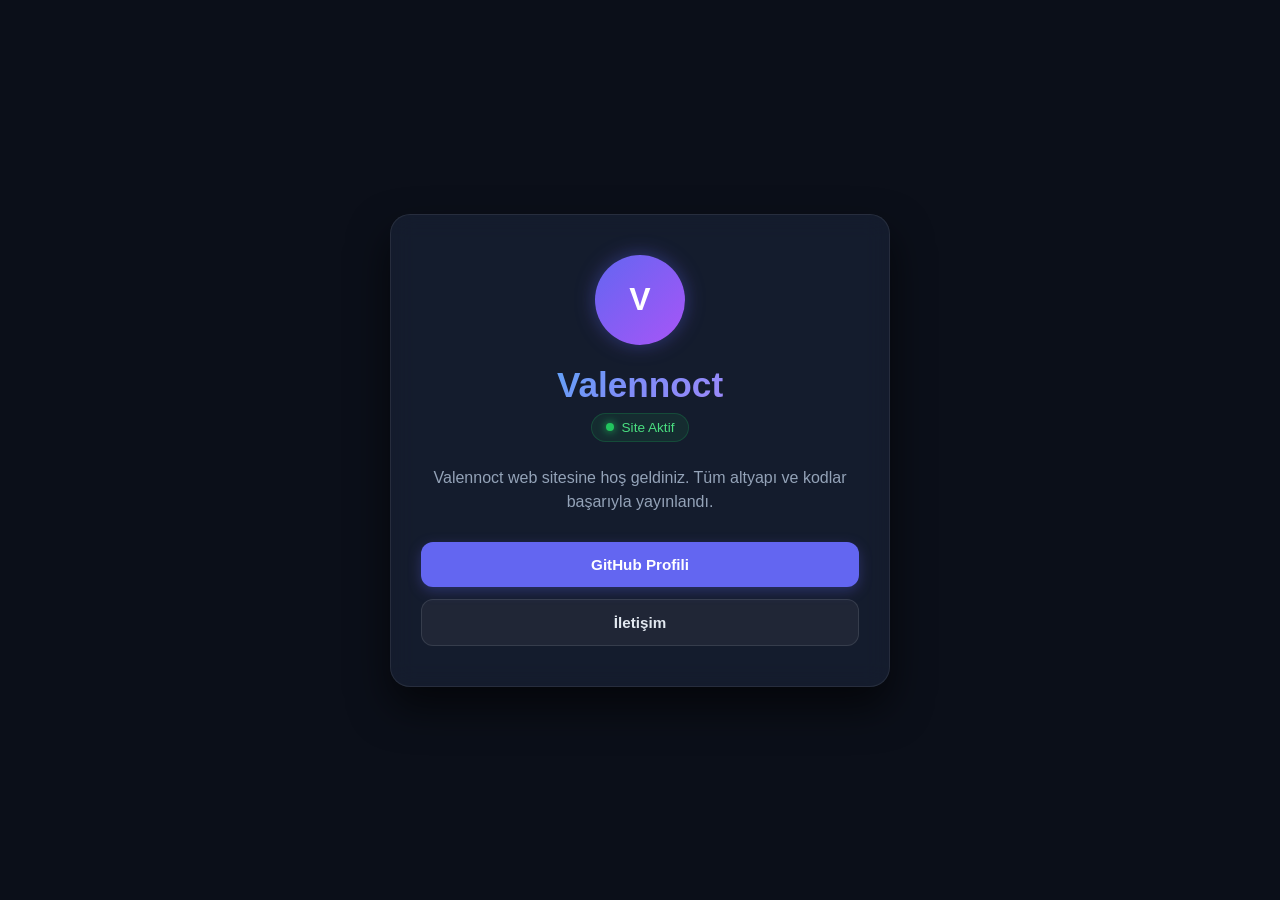
<file: admin/admin/admin/content/content/content/content/assets/index.html>
<!DOCTYPE html>
<html lang="tr">
<head>
    <meta charset="UTF-8">
    <meta name="viewport" content="width=device-width, initial-scale=1.0">
    <title>Valennoct</title>
    <style>
        /* CSS Kodları */
        * {
            margin: 0;
            padding: 0;
            box-sizing: border-box;
            font-family: 'Segoe UI', -apple-system, BlinkMacSystemFont, Roboto, sans-serif;
        }

        body {
            background-color: #0b0f19;
            color: #f1f5f9;
            min-height: 100vh;
            display: flex;
            justify-content: center;
            align-items: center;
            padding: 20px;
        }

        .card {
            background: rgba(23, 32, 51, 0.8);
            backdrop-filter: blur(12px);
            border: 1px solid rgba(255, 255, 255, 0.08);
            border-radius: 20px;
            padding: 40px 30px;
            max-width: 500px;
            width: 100%;
            text-align: center;
            box-shadow: 0 20px 40px rgba(0, 0, 0, 0.6);
        }

        .avatar {
            width: 90px;
            height: 90px;
            border-radius: 50%;
            background: linear-gradient(135deg, #6366f1, #a855f7);
            margin: 0 auto 20px auto;
            display: flex;
            align-items: center;
            justify-content: center;
            font-size: 2rem;
            font-weight: bold;
            color: #ffffff;
            box-shadow: 0 0 20px rgba(99, 102, 241, 0.4);
        }

        h1 {
            font-size: 2.2rem;
            font-weight: 700;
            margin-bottom: 8px;
            background: linear-gradient(135deg, #38bdf8, #818cf8, #c084fc);
            -webkit-background-clip: text;
            -webkit-text-fill-color: transparent;
        }

        p {
            color: #94a3b8;
            font-size: 1rem;
            line-height: 1.5;
            margin-bottom: 28px;
        }

        .status-badge {
            display: inline-flex;
            align-items: center;
            gap: 8px;
            background: rgba(34, 197, 94, 0.1);
            color: #4ade80;
            border: 1px solid rgba(34, 197, 94, 0.2);
            padding: 6px 14px;
            border-radius: 20px;
            font-size: 0.85rem;
            margin-bottom: 24px;
        }

        .dot {
            width: 8px;
            height: 8px;
            background-color: #22c55e;
            border-radius: 50%;
            box-shadow: 0 0 8px #22c55e;
        }

        .links {
            display: flex;
            flex-direction: column;
            gap: 12px;
        }

        .btn {
            display: block;
            width: 100%;
            padding: 14px;
            border-radius: 12px;
            text-decoration: none;
            font-weight: 600;
            font-size: 0.95rem;
            transition: all 0.2s ease;
            box-sizing: border-box;
        }

        .btn-primary {
            background: #6366f1;
            color: #ffffff;
            box-shadow: 0 4px 14px rgba(99, 102, 241, 0.3);
        }

        .btn-primary:hover {
            background: #4f46e5;
            transform: translateY(-2px);
        }

        .btn-secondary {
            background: rgba(255, 255, 255, 0.05);
            color: #e2e8f0;
            border: 1px solid rgba(255, 255, 255, 0.1);
        }

        .btn-secondary:hover {
            background: rgba(255, 255, 255, 0.1);
            transform: translateY(-2px);
        }
    </style>
</head>
<body>

    <div class="card">
        <div class="avatar">V</div>
        <h1>Valennoct</h1>
        <div class="status-badge">
            <span class="dot"></span> Site Aktif
        </div>
        <p>Valennoct web sitesine hoş geldiniz. Tüm altyapı ve kodlar başarıyla yayınlandı.</p>
        
        <div class="links">
            <a href="https://github.com" target="_blank" class="btn btn-primary">GitHub Profili</a>
            <a href="#" class="btn btn-secondary" onclick="alert('İletişim formu yakında eklenecektir!')">İletişim</a>
        </div>
    </div>

    <script>
        // JS Kodları
        console.log("Valennoct web sitesi sorunsuz yüklendi.");
    </script>
</body>
</html>
</file>
